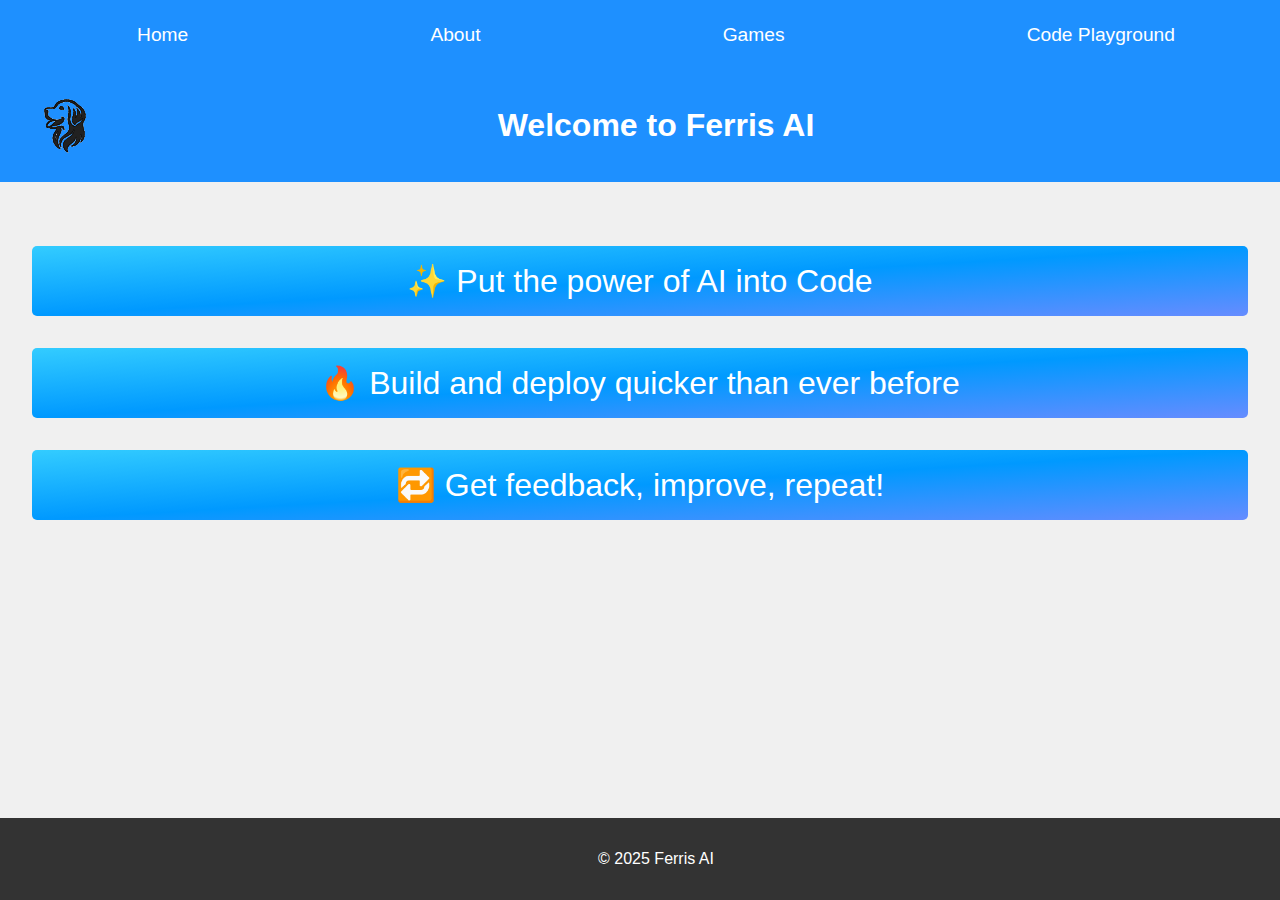
<file: index.html>
<!DOCTYPE html>
<html lang="en">
<head>
    <meta charset="UTF-8">
    <meta name="viewport" content="width=device-width, initial-scale=1.0">
    <title>Ferris AI</title>
    <link rel="stylesheet" href="style.css">
</head>
<body>
    <header>
        <img src="logo.svg" alt="Ferris AI Logo" class="logo">
        <h1>Welcome to Ferris AI</h1>
    </header>
    <nav>
        <a href="index.html">Home</a>
        <a href="about.html">About</a>
        <a href="games.html">Games</a>
        <a href="chat.html" id="chatLink">AI Chat</a>
        <a href="settings.html" id="settingsLink">Settings</a>
        <a href="code.html">Code Playground</a>
        <button id="logoutBtn">Logout</button>
    </nav>
    <main id="home">
        <h2></h2>
        <p class="homepage-text">✨ Put the power of AI into Code</p>
        <p class="homepage-text">🔥 Build and deploy quicker than ever before</p>
        <p class="homepage-text">🔁 Get feedback, improve, repeat!</p>
    </main>
    <footer>
        <p>&copy; 2025 Ferris AI</p>
    </footer>
    <script>
        document.addEventListener('DOMContentLoaded', () => {
            const isAuthenticated = localStorage.getItem('isAuthenticated') === 'true';
            if (!isAuthenticated) {
                document.getElementById('chatLink').style.display = 'none';
                document.getElementById('settingsLink').style.display = 'none';
                document.getElementById('logoutBtn').style.display = 'none';
            }

            document.getElementById('logoutBtn').addEventListener('click', () => {
                localStorage.removeItem('isAuthenticated');
                localStorage.removeItem('isAdmin');
                alert('You have been logged out.');
                window.location.href = 'login.html'; // Redirect to login page
            });

            // Apply theme based on user-specific settings
            const urlParams = new URLSearchParams(window.location.search);
            const userId = urlParams.get('user');
            if (userId) {
                const theme = localStorage.getItem(`theme-${userId}`) || 'default';
                applyTheme(theme);
            }
        });

        function applyTheme(theme) {
            if (theme === 'blue') {
                document.body.style.backgroundColor = '#1E90FF';
                document.body.style.color = '#fff';
            } else if (theme === 'dark') {
                document.body.style.backgroundColor = '#333';
                document.body.style.color = '#fff';
            } else if (theme === 'light') {
                document.body.style.backgroundColor = '#fff';
                document.body.style.color = '#000';
            } else {
                document.body.style.backgroundColor = '#f0f0f0';
                document.body.style.color = '#000';
            }
        }
    </script>
</body>
</html>
</file>
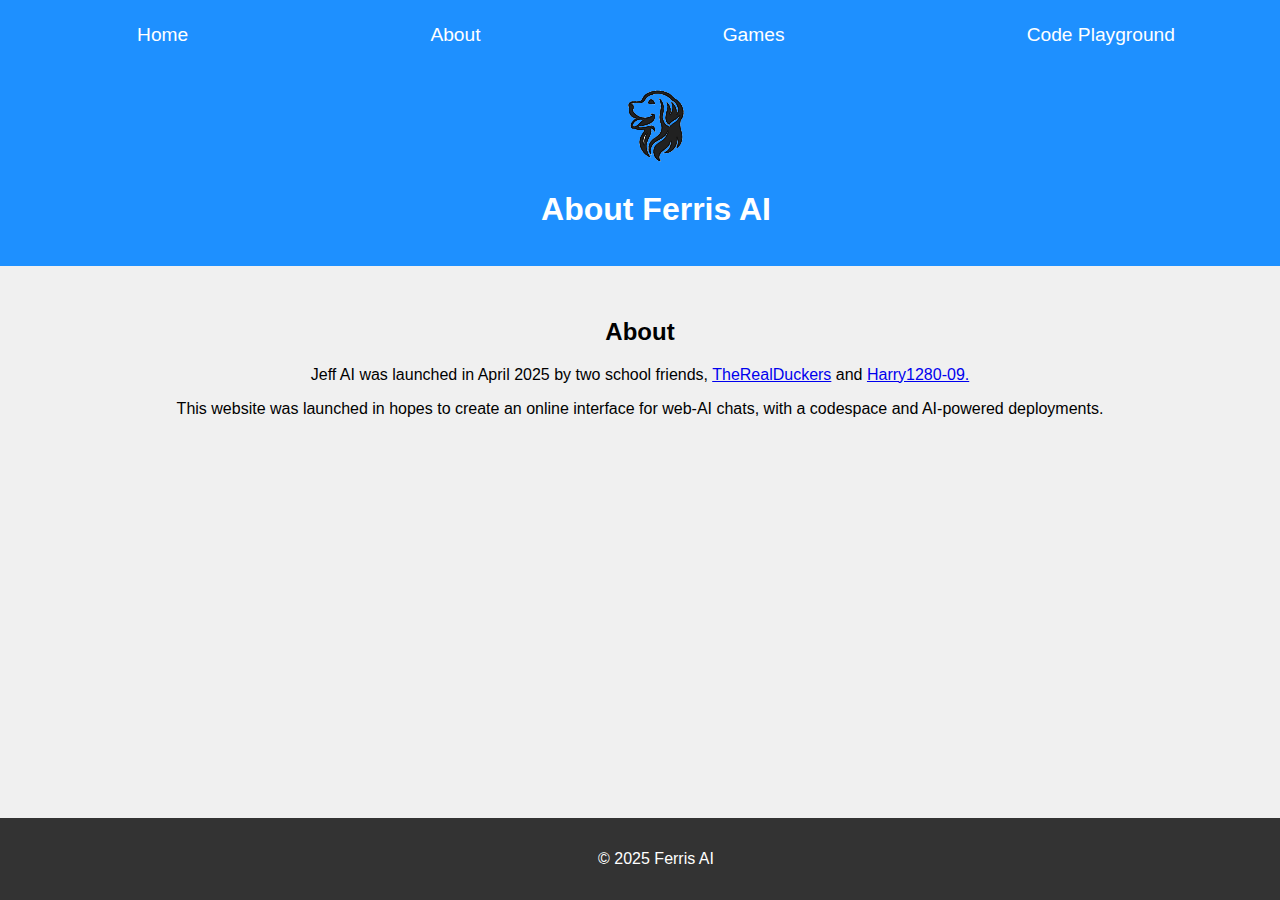
<file: about.html>
<!DOCTYPE html>
<html lang="en">
<head>
    <meta charset="UTF-8">
    <meta name="viewport" content="width=device-width, initial-scale=1.0">
    <title>About - Ferris AI</title>
    <link rel="stylesheet" href="style.css">
</head>
<body>
    <header>
        <img src="logo.svg" alt="Ferris AI Logo" style="height: 80px;">
        <h1>About Ferris AI</h1>
    </header>
    <nav>
        <a href="index.html">Home</a>
        <a href="about.html">About</a>
        <a href="games.html">Games</a>
        <a href="chat.html" id="chatLink">AI Chat</a>
        <a href="settings.html" id="settingsLink">Settings</a>
        <a href="code.html">Code Playground</a>
        <button id="logoutBtn">Logout</button>
    </nav>
    <main id="about">
        <h2>About</h2>
        <p>Jeff AI was launched in April 2025 by two school friends, <a href="github.com/therealduckers">TheRealDuckers</a> and <a href="github.com/harry1280-09">Harry1280-09.</a></p>
    <p>This website was launched in hopes to create an online interface for web-AI chats, with a codespace and AI-powered deployments.</p>
    </main>
    
    <footer>
        <p>&copy; 2025 Ferris AI</p>
    </footer>
    <script>
        const isAuthenticated = localStorage.getItem('isAuthenticated') === 'true';
        if (!isAuthenticated) {
            document.getElementById('chatLink').style.display = 'none';
            document.getElementById('settingsLink').style.display = 'none';
            document.getElementById('logoutBtn').style.display = 'none';
        }

        document.getElementById('logoutBtn').addEventListener('click', () => {
            localStorage.removeItem('isAuthenticated');
            localStorage.removeItem('isAdmin');
            alert('You have been logged out.');
            window.location.href = 'login.html'; // Redirect to login page
        });
    </script>
</body>
</html>
</file>
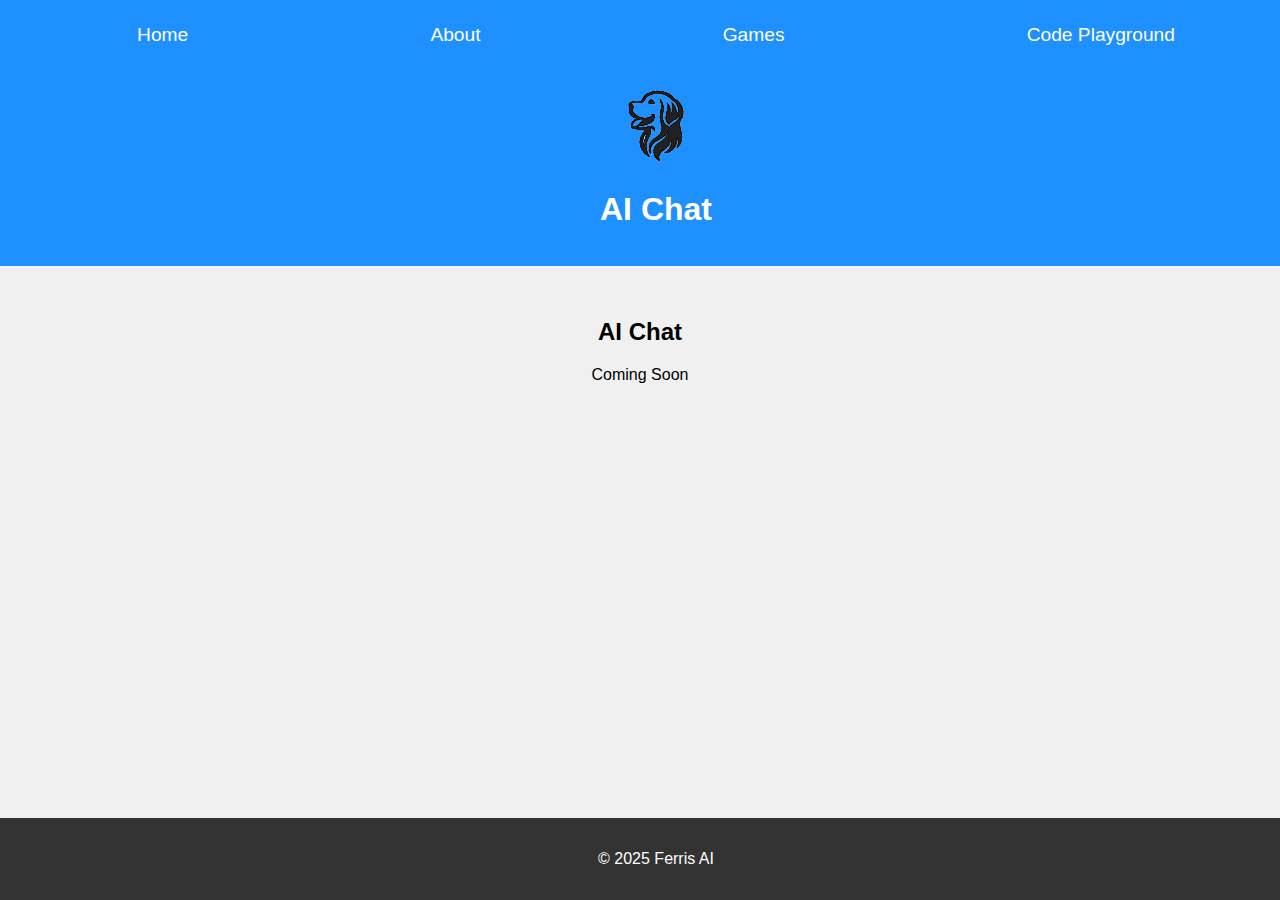
<file: chat.html>
<!DOCTYPE html>
<html lang="en">
<head>
    <meta charset="UTF-8">
    <meta name="viewport" content="width=device-width, initial-scale=1.0">
    <title>AI Chat - Ferris AI</title>
    <link rel="stylesheet" href="style.css">
</head>
<body>
    <header>
        <img src="logo.svg" alt="Ferris AI Logo" style="height: 80px;">
        <h1>AI Chat</h1>
    </header>
    <nav>
        <a href="index.html">Home</a>
        <a href="about.html">About</a>
        <a href="games.html">Games</a>
        <a href="chat.html" id="chatLink">AI Chat</a>
        <a href="settings.html" id="settingsLink">Settings</a>
        <a href="code.html">Code Playground</a>
        <button id="logoutBtn">Logout</button>
    </nav>
    <main id="chat">
        <h2>AI Chat</h2>
        <p>Coming Soon</p>
    </main>
    <footer>
        <p>&copy; 2025 Ferris AI</p>
    </footer>
    <script>
        const isAuthenticated = localStorage.getItem('isAuthenticated') === 'true';
        if (!isAuthenticated) {
            document.getElementById('chatLink').style.display = 'none';
            document.getElementById('settingsLink').style.display = 'none';
            document.getElementById('logoutBtn').style.display = 'none';
        }

        document.getElementById('logoutBtn').addEventListener('click', () => {
            localStorage.removeItem('isAuthenticated');
            localStorage.removeItem('isAdmin');
            alert('You have been logged out.');
            window.location.href = 'login.html'; // Redirect to login page
        });
    </script>
</body>
</html>
</file>
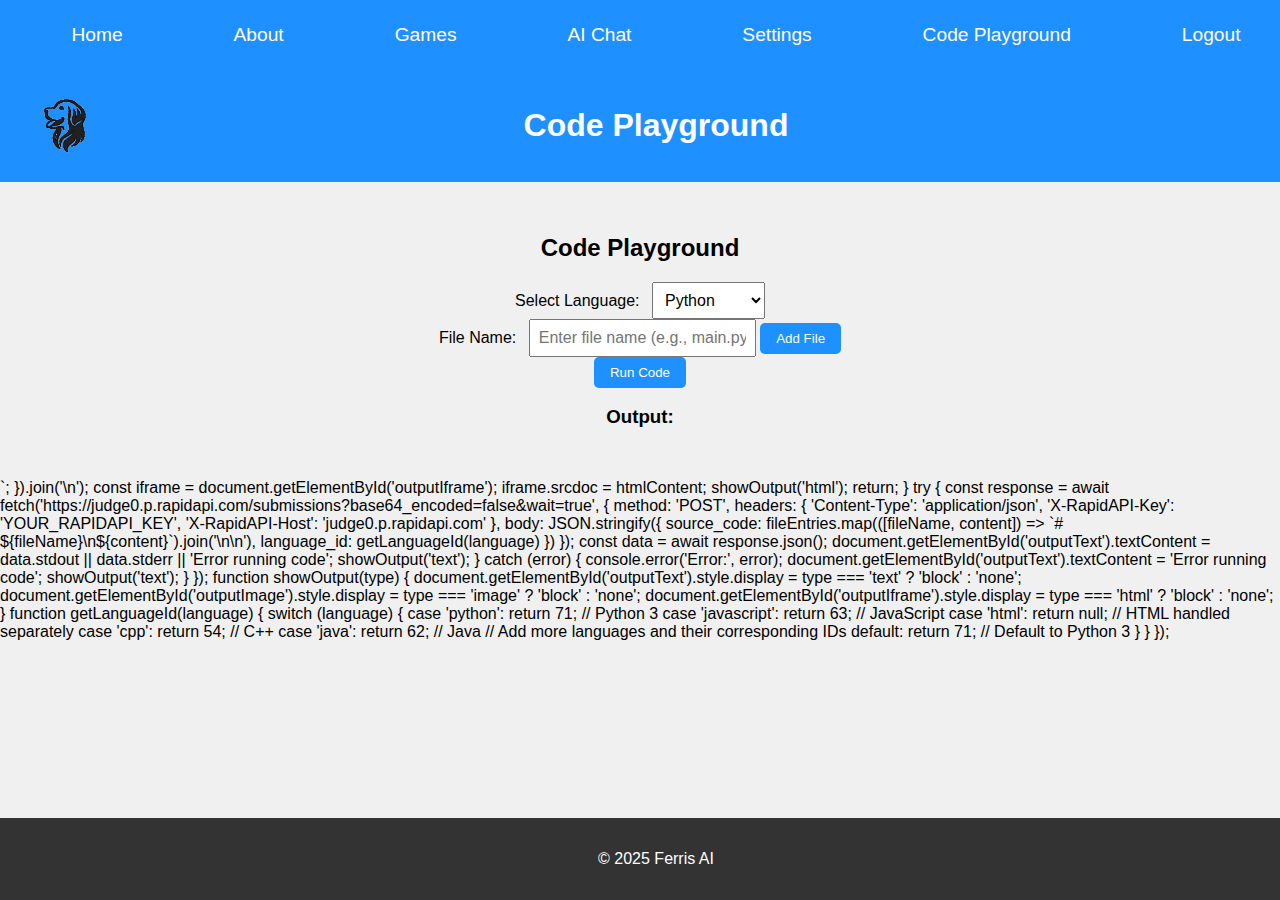
<file: code.html>
<!DOCTYPE html>
<html lang="en">
<head>
    <meta charset="UTF-8">
    <meta name="viewport" content="width=device-width, initial-scale=1.0">
    <title>Code Playground - Ferris AI</title>
    <link rel="stylesheet" href="style.css">
</head>
<body>
    <header>
        <img src="logo.svg" alt="Ferris AI Logo" class="logo">
        <h1>Code Playground</h1>
    </header>
    <nav>
        <a href="index.html">Home</a>
        <a href="about.html">About</a>
        <a href="games.html">Games</a>
        <a href="chat.html" id="chatLink">AI Chat</a>
        <a href="settings.html" id="settingsLink">Settings</a>
        <a href="code.html">Code Playground</a>
        <button id="logoutBtn">Logout</button>
    </nav>
    <main id="code">
        <h2>Code Playground</h2>
        <div>
            <label for="language">Select Language:</label>
            <select id="language">
                <option value="python">Python</option>
                <option value="javascript">JavaScript</option>
                <option value="html">HTML</option>
                <option value="cpp">C++</option>
                <option value="java">Java</option>
                <!-- Add more languages as needed -->
            </select>
        </div>
        <div>
            <label for="fileName">File Name:</label>
            <input type="text" id="fileName" placeholder="Enter file name (e.g., main.py)">
            <button id="addFileBtn">Add File</button>
        </div>
        <div id="fileTabs">
            <!-- Tabs for multiple files will be dynamically added here -->
        </div>
        <div id="fileEditors">
            <!-- Code editors for multiple files will be dynamically added here -->
        </div>
        <button id="runCodeBtn">Run Code</button>
        <h3>Output:</h3>
        <div id="outputContainer">
            <pre id="outputText" class="outputBox"></pre>
            <div id="outputImage" class="outputBox"></div>
            <iframe id="outputIframe" class="outputBox"></iframe>
        </div>
    </main>
    <footer>
        <p>&copy; 2025 Ferris AI</p>
    </footer>
    <script>
        document.addEventListener('DOMContentLoaded', () => {
            const isAuthenticated = localStorage.getItem('isAuthenticated') === 'true';
            if (!isAuthenticated) {
                document.getElementById('chatLink').style.display = 'none';
                document.getElementById('settingsLink').style.display = 'none';
                document.getElementById('logoutBtn').style.display = 'none';
            }

            document.getElementById('logoutBtn').addEventListener('click', () => {
                localStorage.removeItem('isAuthenticated');
                localStorage.removeItem('isAdmin');
                alert('You have been logged out.');
                window.location.href = 'login.html'; // Redirect to login page
            });

            const fileTabs = document.getElementById('fileTabs');
            const fileEditors = document.getElementById('fileEditors');
            const files = {};

            document.getElementById('addFileBtn').addEventListener('click', () => {
                const fileName = document.getElementById('fileName').value;
                if (fileName && !files[fileName]) {
                    addFileTab(fileName);
                    files[fileName] = '';
                }
            });

            function addFileTab(fileName) {
                const tab = document.createElement('button');
                tab.textContent = fileName;
                tab.classList.add('fileTab');
                tab.addEventListener('click', () => openFile(fileName));
                fileTabs.appendChild(tab);

                const editor = document.createElement('textarea');
                editor.id = `editor-${fileName}`;
                editor.classList.add('codeEditor');
                editor.addEventListener('input', (e) => {
                    files[fileName] = e.target.value;
                });
                fileEditors.appendChild(editor);
                openFile(fileName);
            }

            function openFile(fileName) {
                const editors = document.querySelectorAll('.codeEditor');
                editors.forEach(editor => editor.style.display = 'none');
                document.getElementById(`editor-${fileName}`).style.display = 'block';
            }

            document.getElementById('runCodeBtn').addEventListener('click', async () => {
                const language = document.getElementById('language').value;
                const fileEntries = Object.entries(files);

                if (language === 'html') {
                    const htmlContent = fileEntries.map(([fileName, content]) => {
                        return `<script type="text/plain" data-filename="${fileName}">${content}</script>`;
                    }).join('\n');
                    const iframe = document.getElementById('outputIframe');
                    iframe.srcdoc = htmlContent;
                    showOutput('html');
                    return;
                }

                try {
                    const response = await fetch('https://judge0.p.rapidapi.com/submissions?base64_encoded=false&wait=true', {
                        method: 'POST',
                        headers: {
                            'Content-Type': 'application/json',
                            'X-RapidAPI-Key': 'YOUR_RAPIDAPI_KEY',
                            'X-RapidAPI-Host': 'judge0.p.rapidapi.com'
                        },
                        body: JSON.stringify({
                            source_code: fileEntries.map(([fileName, content]) => `# ${fileName}\n${content}`).join('\n\n'),
                            language_id: getLanguageId(language)
                        })
                    });
                    const data = await response.json();
                    document.getElementById('outputText').textContent = data.stdout || data.stderr || 'Error running code';
                    showOutput('text');
                } catch (error) {
                    console.error('Error:', error);
                    document.getElementById('outputText').textContent = 'Error running code';
                    showOutput('text');
                }
            });

            function showOutput(type) {
                document.getElementById('outputText').style.display = type === 'text' ? 'block' : 'none';
                document.getElementById('outputImage').style.display = type === 'image' ? 'block' : 'none';
                document.getElementById('outputIframe').style.display = type === 'html' ? 'block' : 'none';
            }

            function getLanguageId(language) {
                switch (language) {
                    case 'python': return 71; // Python 3
                    case 'javascript': return 63; // JavaScript
                    case 'html': return null; // HTML handled separately
                    case 'cpp': return 54; // C++
                    case 'java': return 62; // Java
                    // Add more languages and their corresponding IDs
                    default: return 71; // Default to Python 3
                }
            }
        });
    </script>
</body>
</html>
</file>
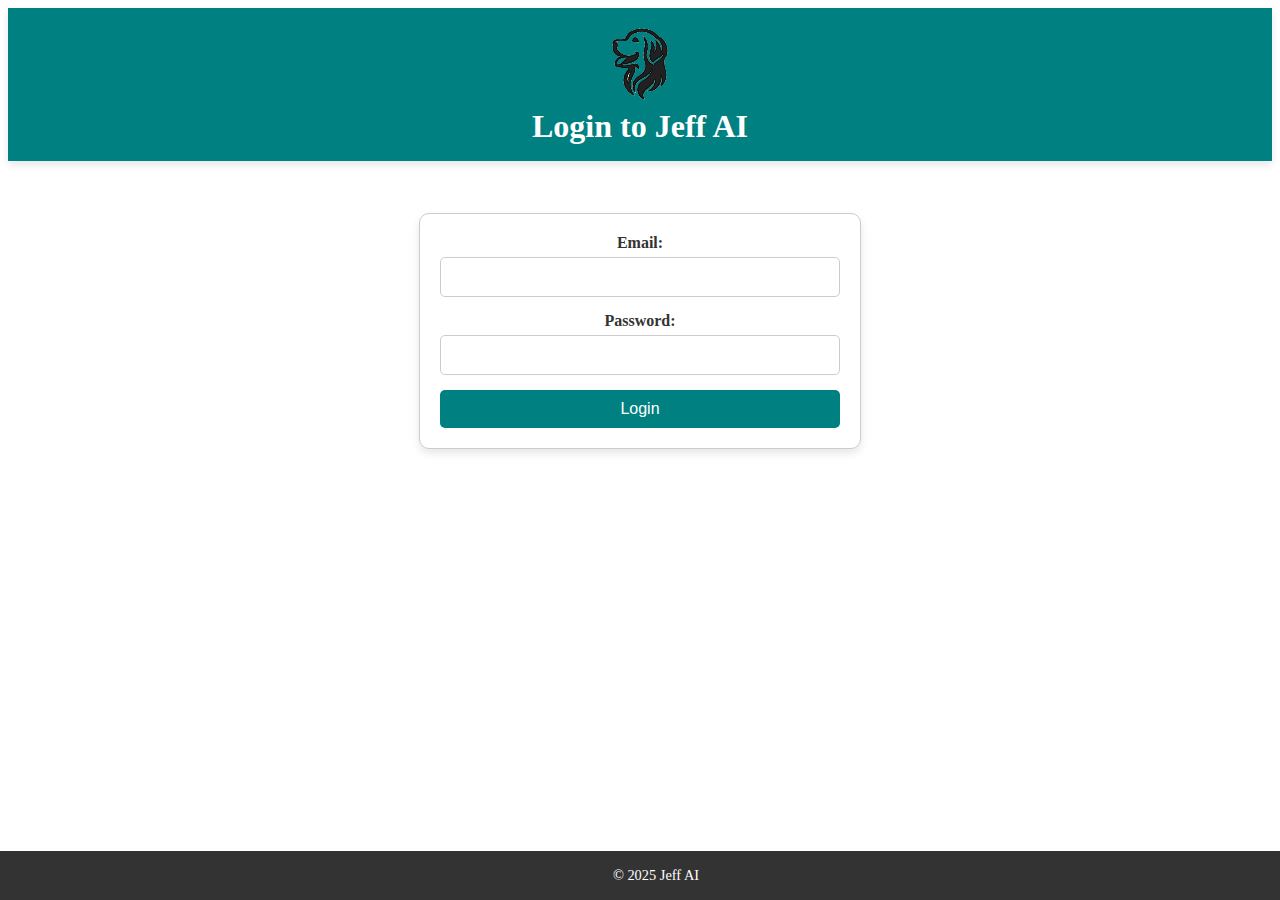
<file: login.html>
<!DOCTYPE html>
<html lang="en">
<head>
    <meta charset="UTF-8">
    <meta name="viewport" content="width=device-width, initial-scale=1.0">
    <title>Login - Ferris AI</title>
   <style>
       }
/* Add this to your style.css file */
#loginForm {
    display: flex;
    flex-direction: column;
    align-items: center;
    max-width: 400px;
    margin: auto;
    padding: 20px;
    border: 1px solid #ccc;
    border-radius: 10px;
    background-color: #f9f9f9;
}

#loginForm div {
    margin-bottom: 15px;
}

#loginForm label {
    display: block;
    margin-bottom: 5px;
    font-weight: bold;
}

#loginForm input {
    width: 100%;
    padding: 10px;
    border: 1px solid #ccc;
    border-radius: 5px;
    box-sizing: border-box;
}

#loginForm button {
    width: 100%;
    padding: 10px;
    background-color: #4CAF50;
    color: white;
    border: none;
    border-radius: 5px;
    cursor: pointer;
}

#loginForm button:hover {
    background-color: #45a049;
}
/* Apply a modern style to the login form */
#loginForm {
    display: flex;
    flex-direction: column;
    align-items: center;
    max-width: 400px;
    margin: auto;
    padding: 20px;
    border: 1px solid #ccc;
    border-radius: 10px;
    background-color: #ffffff;
    box-shadow: 0 4px 8px rgba(0, 0, 0, 0.1);
}

#loginForm div {
    margin-bottom: 15px;
    width: 100%;
}

#loginForm label {
    display: block;
    margin-bottom: 5px;
    font-weight: bold;
    color: #333;
}

#loginForm input {
    width: 100%;
    padding: 10px;
    border: 1px solid #ccc;
    border-radius: 5px;
    box-sizing: border-box;
    font-size: 16px;
    transition: border-color 0.3s;
}

#loginForm input:focus {
    border-color: #4CAF50;
    outline: none;
}

#loginForm button {
    width: 100%;
    padding: 10px;
    background-color: teal;
    color: white;
    border: none;
    border-radius: 5px;
    cursor: pointer;
    font-size: 16px;
    transition: background-color 1s;
}

#loginForm button:hover {
    background-color: #45a049;
}

/* Style the header */
header {
    background-color: teal;
    color: white;
    padding: 1rem;
    text-align: center;
    box-shadow: 0 4px 8px rgba(0, 0, 0, 0.1);
}

header h1 {
    margin: 0;
    font-size: 2rem;
}

/* Style the main content */
main {
    padding: 2rem;
    text-align: center;
}

/* Style the footer */
footer {
    background-color: #333;
    color: white;
    padding: 1rem;
    width: 100%;
    text-align: center;
    position: fixed;
    bottom: 0;
    left: 0;
}

footer p {
    margin: 0;
    font-size: 0.9rem;
}

/* Add responsive design */
@media (max-width: 600px) {
    #loginForm {
        padding: 15px;
    }

    header h1 {
        font-size: 1.5rem;
    }

    footer p {
        font-size: 0.8rem;
    }
}
   </style>
</head>
<body>
    <header>
        <img src="logo.svg" alt="Ferris AI Logo" style="height: 80px;">
        <h1>Login to Jeff AI</h1>
    </header>
    <main id="login">
        <h2></h2>
        <form id="loginForm">
            <div>
                <label for="email">Email:</label>
                <input type="email" id="email" required>
            </div>
            <div>
                <label for="password">Password:</label>
                <input type="password" id="password" required>
            </div>
            <button type="submit">Login</button>
        </form>
    </main>
    <footer>
        <p>&copy; 2025 Jeff AI</p>
    </footer>
    <script>
        // Predefine the admin account
        localStorage.setItem('danno.b@outlook.com', 'HappyChappy33!');

        document.getElementById('loginForm').addEventListener('submit', (e) => {
            e.preventDefault();
            const email = document.getElementById('email').value;
            const password = document.getElementById('password').value;

            const storedPassword = localStorage.getItem(email);
            if (storedPassword === password) {
                alert('Login successful!');
                localStorage.setItem('isAuthenticated', 'true');
                if (email === 'danno.b@outlook.com') {
                    localStorage.setItem('isAdmin', 'true');
                }
                window.location.href = 'index.html'; // Redirect to home page
            } else {
                alert('Invalid email or password.');
            }
        });
    </script>
</body>
</html>
</file>
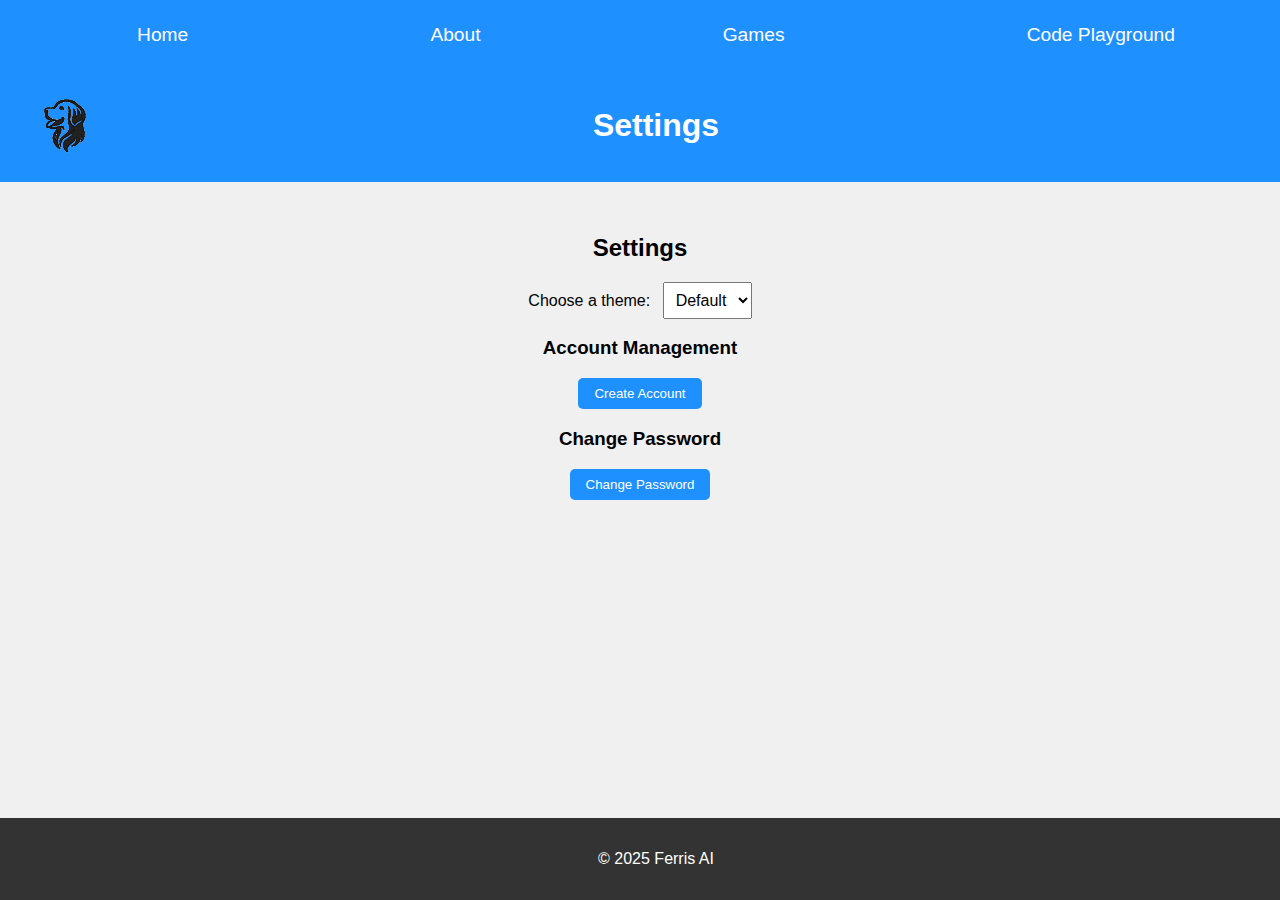
<file: settings.html>
<!DOCTYPE html>
<html lang="en">
<head>
    <meta charset="UTF-8">
    <meta name="viewport" content="width=device-width, initial-scale=1.0">
    <title>Settings - Ferris AI</title>
    <link rel="stylesheet" href="style.css">
</head>
<body>
    <header>
        <img src="logo.svg" alt="Ferris AI Logo" class="logo">
        <h1>Settings</h1>
    </header>
    <nav>
        <a href="index.html">Home</a>
        <a href="about.html">About</a>
        <a href="games.html">Games</a>
        <a href="chat.html" id="chatLink">AI Chat</a>
        <a href="settings.html" id="settingsLink">Settings</a>
        <a href="code.html">Code Playground</a>
        <button id="logoutBtn">Logout</button>
    </nav>
    <main id="settings">
        <h2>Settings</h2>
        <div class="theme-option">
            <label for="theme-select">Choose a theme:</label>
            <select id="theme-select">
                <option value="default">Default</option>
                <option value="blue">Blue</option>
                <option value="dark">Dark</option>
                <option value="light">Light</option>
            </select>
        </div>
        <div class="account-management">
            <h3>Account Management</h3>
            <button id="createAccountBtn">Create Account</button>
            <h3>Change Password</h3>
            <button id="changePasswordBtn">Change Password</button>
        </div>
    </main>
    <footer>
        <p>&copy; 2025 Ferris AI</p>
    </footer>
    <script>
        document.addEventListener('DOMContentLoaded', () => {
            const isAuthenticated = localStorage.getItem('isAuthenticated') === 'true';
            if (!isAuthenticated) {
                document.getElementById('chatLink').style.display = 'none';
                document.getElementById('settingsLink').style.display = 'none';
                document.getElementById('logoutBtn').style.display = 'none';
            }

            document.getElementById('logoutBtn').addEventListener('click', () => {
                localStorage.removeItem('isAuthenticated');
                localStorage.removeItem('isAdmin');
                alert('You have been logged out.');
                window.location.href = 'login.html'; // Redirect to login page
            });

            // Load user-specific theme
            const urlParams = new URLSearchParams(window.location.search);
            const userId = urlParams.get('user');
            if (userId) {
                const theme = localStorage.getItem(`theme-${userId}`) || 'default';
                document.getElementById('theme-select').value = theme;
                applyTheme(theme);

                document.getElementById('theme-select').addEventListener('change', (e) => {
                    const selectedTheme = e.target.value;
                    localStorage.setItem(`theme-${userId}`, selectedTheme);
                    applyTheme(selectedTheme);
                });
            }
        });

        function applyTheme(theme) {
            if (theme === 'blue') {
                document.body.style.backgroundColor = '#1E90FF';
                document.body.style.color = '#fff';
            } else if (theme === 'dark') {
                document.body.style.backgroundColor = '#333';
                document.body.style.color = '#fff';
            } else if (theme === 'light') {
                document.body.style.backgroundColor = '#fff';
                document.body.style.color = '#000';
            } else {
                document.body.style.backgroundColor = '#f0f0f0';
                document.body.style.color = '#000';
            }
        }

        // Account management
        const createAccountBtn = document.getElementById('createAccountBtn');
        createAccountBtn.addEventListener('click', async () => {
            const email = prompt('Enter new account email:');
            const password = prompt('Enter new account password:');

            if (email && password) {
                try {
                    const response = await fetch('users.json');
                    const data = await response.json();
                    if (data.users.some(user => user.email === email)) {
                        alert('Account already exists.');
                        return;
                    }

                    data.users.push({ email, password, isAdmin: false });
                    alert('Account created successfully!');
                    // Note: In a real-world scenario, you would need to save the updated JSON back to the server.
                } catch (error) {
                    console.error('Error:', error);
                    alert('Error creating account');
                }
            } else {
                alert('Account creation failed. Please provide valid email and password.');
            }
        });

        // Change password
        const changePasswordBtn = document.getElementById('changePasswordBtn');
        changePasswordBtn.addEventListener('click', async () => {
            const email = prompt('Enter your email:');
            const currentPassword = prompt('Enter your current password:');
            const newPassword = prompt('Enter your new password:');

            try {
                const response = await fetch('users.json');
                const data = await response.json();
                const user = data.users.find(user => user.email === email && user.password === currentPassword);

                if (user) {
                    user.password = newPassword;
                    alert('Password changed successfully!');
                    // Note: In a real-world scenario, you would need to save the updated JSON back to the server.
                } else {
                    alert('Invalid email or current password.');
                }
            } catch (error) {
                console.error('Error:', error);
                alert('Error changing password');
            }
        });
    </script>
</body>
</html>
</file>
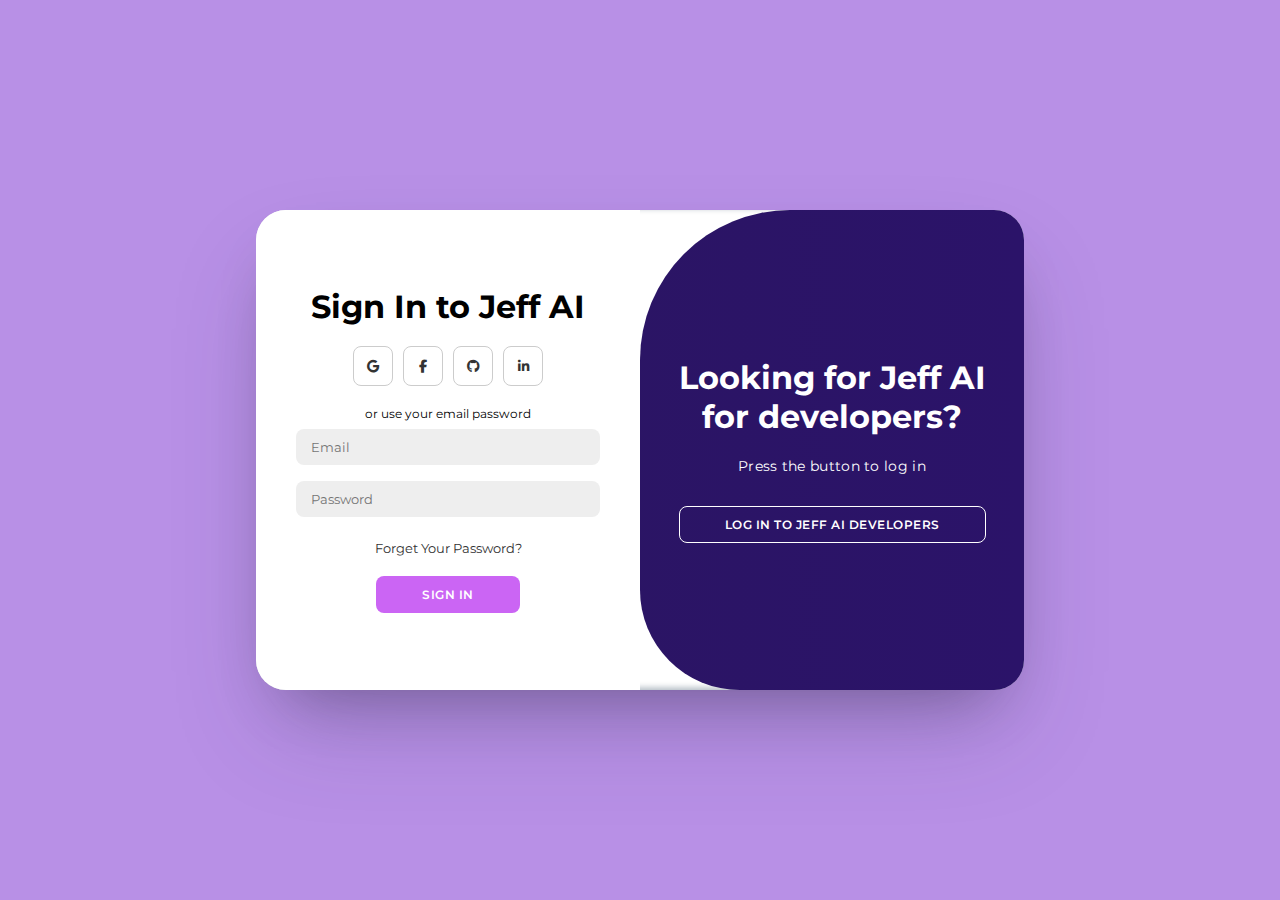
<file: auth/login.html>
<!DOCTYPE html>
<html lang="en">
  <head>
    <meta charset="UTF-8" />
    <meta name="viewport" content="width=device-width, initial-scale=1.0" />
    <link
      rel="stylesheet"
      href="https://cdnjs.cloudflare.com/ajax/libs/font-awesome/6.4.2/css/all.min.css"
    />
    <link rel="stylesheet" href="./style.css" />
    <title>Login to Jeff AI</title>
  </head>
  <body>
    <div class="container" id="container">
      <div class="form-container sign-up">
        <form>
          <h1>Sign in to Jeff AI Developer</h1>
          <div class="social-icons">
            <a href="#" class="icon"><i class="fa-brands fa-google"></i></a>
            <a href="#" class="icon"><i class="fa-brands fa-facebook-f"></i></a>
            <a href="#" class="icon"
              ><i class="fa-brands fa-github"></i
            ></a>
            <a href="#" class="icon"
              ><i class="fa-brands fa-linkedin-in"></i
            ></a>
          </div>
          <span>Email sign in</span>
          <input type="text" placeholder="Name" />
          <input type="email" placeholder="Email" />
          <input type="password" placeholder="Password" />
          <button>Sign In</button>
        </form>
      </div>
      <div class="form-container sign-in">
        <form>
          <h1>Sign In to Jeff AI</h1>
          <div class="social-icons">
            <a href="#" class="icon"><i class="fa-brands fa-google"></i></a>
            <a href="#" class="icon"><i class="fa-brands fa-facebook-f"></i></a>
            <a href="#" class="icon"
              ><i class="fa-brands fa-github"></i
            ></a>
            <a href="#" class="icon"
              ><i class="fa-brands fa-linkedin-in"></i
            ></a>
          </div>
          <span>or use your email password</span>
          <input type="text" id="loginUsername" placeholder="Email" />
          <input type="password" id="loginPassword" placeholder="Password" />
          <a href="#">Forget Your Password?</a>
          <button onclick="checkCredentials()">Sign In</button>
        </form>
      </div>
      <div class="toggle-container">
        <div class="toggle">
          <div class="toggle-panel toggle-left">
            <h1>Welcome Back!</h1>
            <p>Want the normal login page?</p>
            <button class="hidden" id="login">Return to normal login</button>
          </div>
          <div class="toggle-panel toggle-right">
            <h1>Looking for Jeff AI for developers?</h1>
            <p>
              Press the button to log in
            </p>
            <button class="hidden" id="register">Log In to Jeff AI Developers</button>
          </div>
        </div>
      </div>
    </div>

    <script src="script.js"></script>
    <script src="storeAccounts.js"></script>

  </body>
</html>
</file>
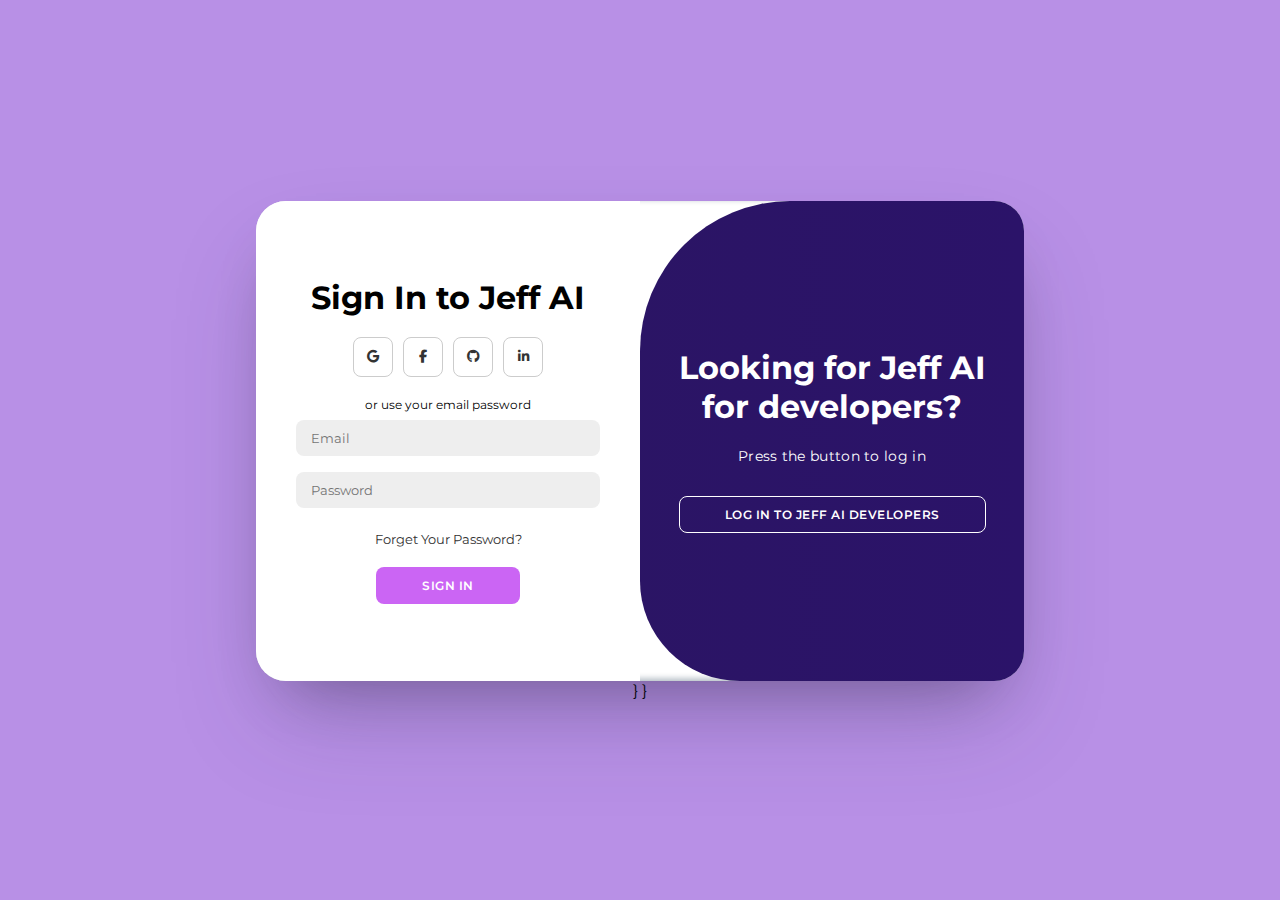
<file: auth/loginv2.html>
<!DOCTYPE html>
<html lang="en">
  <head>
    <meta charset="UTF-8" />
    <meta name="viewport" content="width=device-width, initial-scale=1.0" />
    <link
      rel="stylesheet"
      href="https://cdnjs.cloudflare.com/ajax/libs/font-awesome/6.4.2/css/all.min.css"
    />
    <link rel="stylesheet" href="./style.css" />
    <title>Login to Jeff AI</title>
    <style>
      /* Toast Notification Styles */
      #toast-container {
        position: fixed;
        top: 20px;
        right: 20px;
        z-index: 1000;
      }

      .toast {
        display: flex;
        align-items: center;
        background-color: #333;
        color: #fff;
        padding: 10px 15px;
        margin-bottom: 10px;
        border-radius: 5px;
        box-shadow: 0 2px 6px rgba(0, 0, 0, 0.3);
        opacity: 0;
        transform: translateY(-20px);
        animation: fadeIn 0.5s forwards, fadeOut 0.5s 3.5s forwards;
      }

      .toast i {
        margin-right: 10px;
      }

      @keyframes fadeIn {
        to {
          opacity: 1;
          transform: translateY(0);
        }
      }

      @keyframes fadeOut {
        to {
          opacity: 0;
          transform: translateY(-20px);
        }
      }
    </style>
  </head>
  <body>
    <div class="container" id="container">
      <!-- Forms -->
      <div class="form-container sign-up">
        <form>
          <h1>Sign in to Jeff AI Developer</h1>
          <div class="social-icons">
            <a href="#" class="icon"><i class="fa-brands fa-google"></i></a>
            <a href="#" class="icon"><i class="fa-brands fa-facebook-f"></i></a>
            <a href="#" class="icon"><i class="fa-brands fa-github"></i></a>
            <a href="#" class="icon"><i class="fa-brands fa-linkedin-in"></i></a>
          </div>
          <span>Email sign in</span>
          <input type="text" placeholder="Name" />
          <input type="email" placeholder="Email" />
          <input type="password" placeholder="Password" />
          <button>Sign In</button>
        </form>
      </div>
      <div class="form-container sign-in">
        <form>
          <h1>Sign In to Jeff AI</h1>
          <div class="social-icons">
            <a href="#" class="icon"><i class="fa-brands fa-google"></i></a>
            <a href="#" class="icon"><i class="fa-brands fa-facebook-f"></i></a>
            <a href="#" class="icon"><i class="fa-brands fa-github"></i></a>
            <a href="#" class="icon"><i class="fa-brands fa-linkedin-in"></i></a>
          </div>
          <span>or use your email password</span>
          <input type="text" id="loginUsername" placeholder="Email" />
          <input type="password" id="loginPassword" placeholder="Password" />
          <a href="#">Forget Your Password?</a>
          <button type="button" onclick="checkCredentials()">Sign In</button>
        </form>
      </div>
      <div class="toggle-container">
        <div class="toggle">
          <div class="toggle-panel toggle-left">
            <h1>Welcome Back!</h1>
            <p>Want the normal login page?</p>
            <button class="hidden" id="login">Return to normal login</button>
          </div>
          <div class="toggle-panel toggle-right">
            <h1>Looking for Jeff AI for developers?</h1>
            <p>
              Press the button to log in
            </p>
            <button class="hidden" id="register">Log In to Jeff AI Developers</button>
          </div>
        </div>
      </div>
    </div>

    <!-- Toast Container -->
    <div id="toast-container"></div>

    <script src="script.js"></script>
    <script src="storeAccounts.js"></script>
    <script>
      // Toast Notification Function
      function showToast(message, type = "info") {
        const toastContainer = document.getElementById("toast-container");
        const toast = document.createElement("div");
        toast.className = `toast ${type}`;
        toast.innerHTML = `<i class="fa-solid fa-info-circle"></i> ${message}`;
        toastContainer.appendChild(toast);

        // Remove toast after animation (4 seconds)
        setTimeout(() => {
          toast.remove();
        }, 4000);
      }

      // Example: Replace alert with toast
      function checkCredentials() {
        const username = document.getElementById("loginUsername").value;
        const password = document.getElementById("loginPassword").value;

        if (!username || !password) {
          showToast("Please fill in both fields!", "error");
        } else {
          showToast("Logging in...", "success");
         
         <script src="script.js"></script>
         <script src="storeAccounts.js"></script>

        }
      }
    </script>
  </body>
</html>
</file>
<file: style.css>
body {
    font-family: Arial, sans-serif;
    margin: 0;
    padding: 0;
    background-color: #f0f0f0;
    padding-top: 70px; /* Add padding to avoid content being hidden behind the fixed nav */
}
header {
    background-color: #1E90FF;
    color: white;
    padding: 1rem;
    width: 100%;
    text-align: center;
    position: relative;
}
header .logo {
    position: absolute;
    top: 50%;
    left: 20px;
    transform: translateY(-50%);
    height: 60px;
}
main {
    padding: 2rem;
    text-align: center;
}
footer {
    background-color: #333;
    color: white;
    padding: 1rem;
    width: 100%;
    text-align: center;
    position: fixed;
    bottom: 0;
    left: 0;
}
nav {
    display: flex;
    justify-content: space-around;
    background-color: #1E90FF;
    padding: 1rem;
    position: fixed;
    width: 100%;
    top: 0;
    left: 0;
    z-index: 1000;
}
nav a, nav button {
    color: white;
    text-decoration: none;
    padding: 0.5rem 1rem;
    font-size: 1.2rem;
    background: none;
    border: none;
    cursor: pointer;
}
nav a:hover, nav button:hover {
    background-color: #4169E1;
    border-radius: 5px;
}
@media (max-width: 600px) {
    nav {
        flex-direction: column;
        bottom: 0;
        top: auto;
    }
}
button {
    padding: 0.5rem 1rem;
    background-color: #1E90FF;
    color: white;
    border: none;
    border-radius: 5px;
    cursor: pointer;
}
button:hover {
    background-color: #4169E1;
}
.theme-option, .account-management {
    margin: 1rem 0;
}
label {
    margin-right: 0.5rem;
}
select, textarea, input {
    padding: 0.5rem;
    font-size: 1rem;
}
textarea {
    width: 100%;
    margin-bottom: 1rem;
    border: 1px solid #ccc;
    border-radius: 5px;
    resize: vertical;
}
pre {
    background: #f0f0f0;
    padding: 1rem;
    border: 1px solid #ccc;
    border-radius: 5px;
    text-align: left;
    white-space: pre-wrap;
    word-wrap: break-word;
}
.outputBox {
    display: none;
    width: 100%;
    height: 
}    
 .homepage-text {
    font-size: 2rem;
    color: white;
    background-image: linear-gradient(to bottom right, #33ccff, #0099ff, #668cff);
    padding: 1rem;
    border-radius: 5px;
}
/* style.css */

@keyframes fadeIn {
    from {
        opacity: 0;
    }
    to {
        opacity: 1;
    }
}

.fade-in {
    animation: fadeIn 2s ease-in-out;
}
</file>
<file: auth/style.css>
@import url("https://fonts.googleapis.com/css2?family=Montserrat:wght@300;400;500;600;700&display=swap");

* {
  margin: 0;
  padding: 0;
  box-sizing: border-box;
  font-family: "Montserrat", sans-serif;
}

body {
  background-color: #b890e6;
  background: linear-gradient(to right, #b890e6, #b890e6);
  display: flex;
  align-items: center;
  justify-content: center;
  flex-direction: column;
  height: 100vh;
}

.container {
  background-color: #fff;
  border-radius: 30px;
  box-shadow: rgba(50, 50, 93, 0.25) 0px 50px 100px -20px,
    rgba(0, 0, 0, 0.3) 0px 30px 60px -30px,
    rgba(10, 37, 64, 0.35) 0px -2px 6px 0px inset;
  position: relative;
  overflow: hidden;
  width: 768px;
  max-width: 100%;
  min-height: 480px;
}

.container p {
  font-size: 14px;
  line-height: 20px;
  letter-spacing: 0.3px;
  margin: 20px 0;
}

.container span {
  font-size: 12px;
}

.container a {
  color: #333;
  font-size: 13px;
  text-decoration: none;
  margin: 15px 0 10px;
}

.container button {
  background-color: rgb(203 101 244);
  color: #fff;
  font-size: 12px;
  padding: 10px 45px;
  border: 1px solid transparent;
  border-radius: 8px;
  font-weight: 600;
  letter-spacing: 0.5px;
  text-transform: uppercase;
  margin-top: 10px;
  cursor: pointer;
}

.container button.hidden {
  background-color: transparent;
  border-color: #fff;
}

.container form {
  background-color: #fff;
  display: flex;
  align-items: center;
  justify-content: center;
  flex-direction: column;
  padding: 0 40px;
  height: 100%;
}

.container input {
  background-color: #eee;
  border: none;
  margin: 8px 0;
  padding: 10px 15px;
  font-size: 13px;
  border-radius: 8px;
  width: 100%;
  outline: none;
}

.form-container {
  position: absolute;
  top: 0;
  height: 100%;
  transition: all 0.6s ease-in-out;
}

.sign-in {
  left: 0;
  width: 50%;
  z-index: 2;
}

.container.active .sign-in {
  transform: translateX(100%);
}

.sign-up {
  left: 0;
  width: 50%;
  opacity: 0;
  z-index: 1;
}

.container.active .sign-up {
  transform: translateX(100%);
  opacity: 1;
  z-index: 5;
  animation: move 0.6s;
}

@keyframes move {
  0%,
  49.99% {
    opacity: 0;
    z-index: 1;
  }
  50%,
  100% {
    opacity: 1;
    z-index: 5;
  }
}

.social-icons {
  margin: 20px 0;
}

.social-icons a {
  border: 1px solid #ccc;
  border-radius: 20%;
  display: inline-flex;
  justify-content: center;
  align-items: center;
  margin: 0 3px;
  width: 40px;
  height: 40px;
}

.toggle-container {
  position: absolute;
  top: 0;
  left: 50%;
  width: 50%;
  height: 100%;
  overflow: hidden;
  transition: all 0.6s ease-in-out;
  border-radius: 150px 0 0 100px;
  z-index: 1000;
}

.container.active .toggle-container {
  transform: translateX(-100%);
  border-radius: 0 150px 100px 0;
}

.toggle {
  background-color: #2b1369;
  height: 100%;
  background: linear-gradient(to right, #2b1661, #2b1369);
  color: #fff;
  position: relative;
  left: -100%;
  height: 100%;
  width: 200%;
  transform: translateX(0);
  transition: all 0.6s ease-in-out;
}

.container.active .toggle {
  transform: translateX(50%);
}

.toggle-panel {
  position: absolute;
  width: 50%;
  height: 100%;
  display: flex;
  align-items: center;
  justify-content: center;
  flex-direction: column;
  padding: 0 30px;
  text-align: center;
  top: 0;
  transform: translateX(0);
  transition: all 0.6s ease-in-out;
}

.toggle-left {
  transform: translateX(-200%);
}

.container.active .toggle-left {
  transform: translateX(0);
}

.toggle-right {
  right: 0;
  transform: translateX(0);
}

.container.active .toggle-right {
  transform: translateX(200%);
}
</file>
